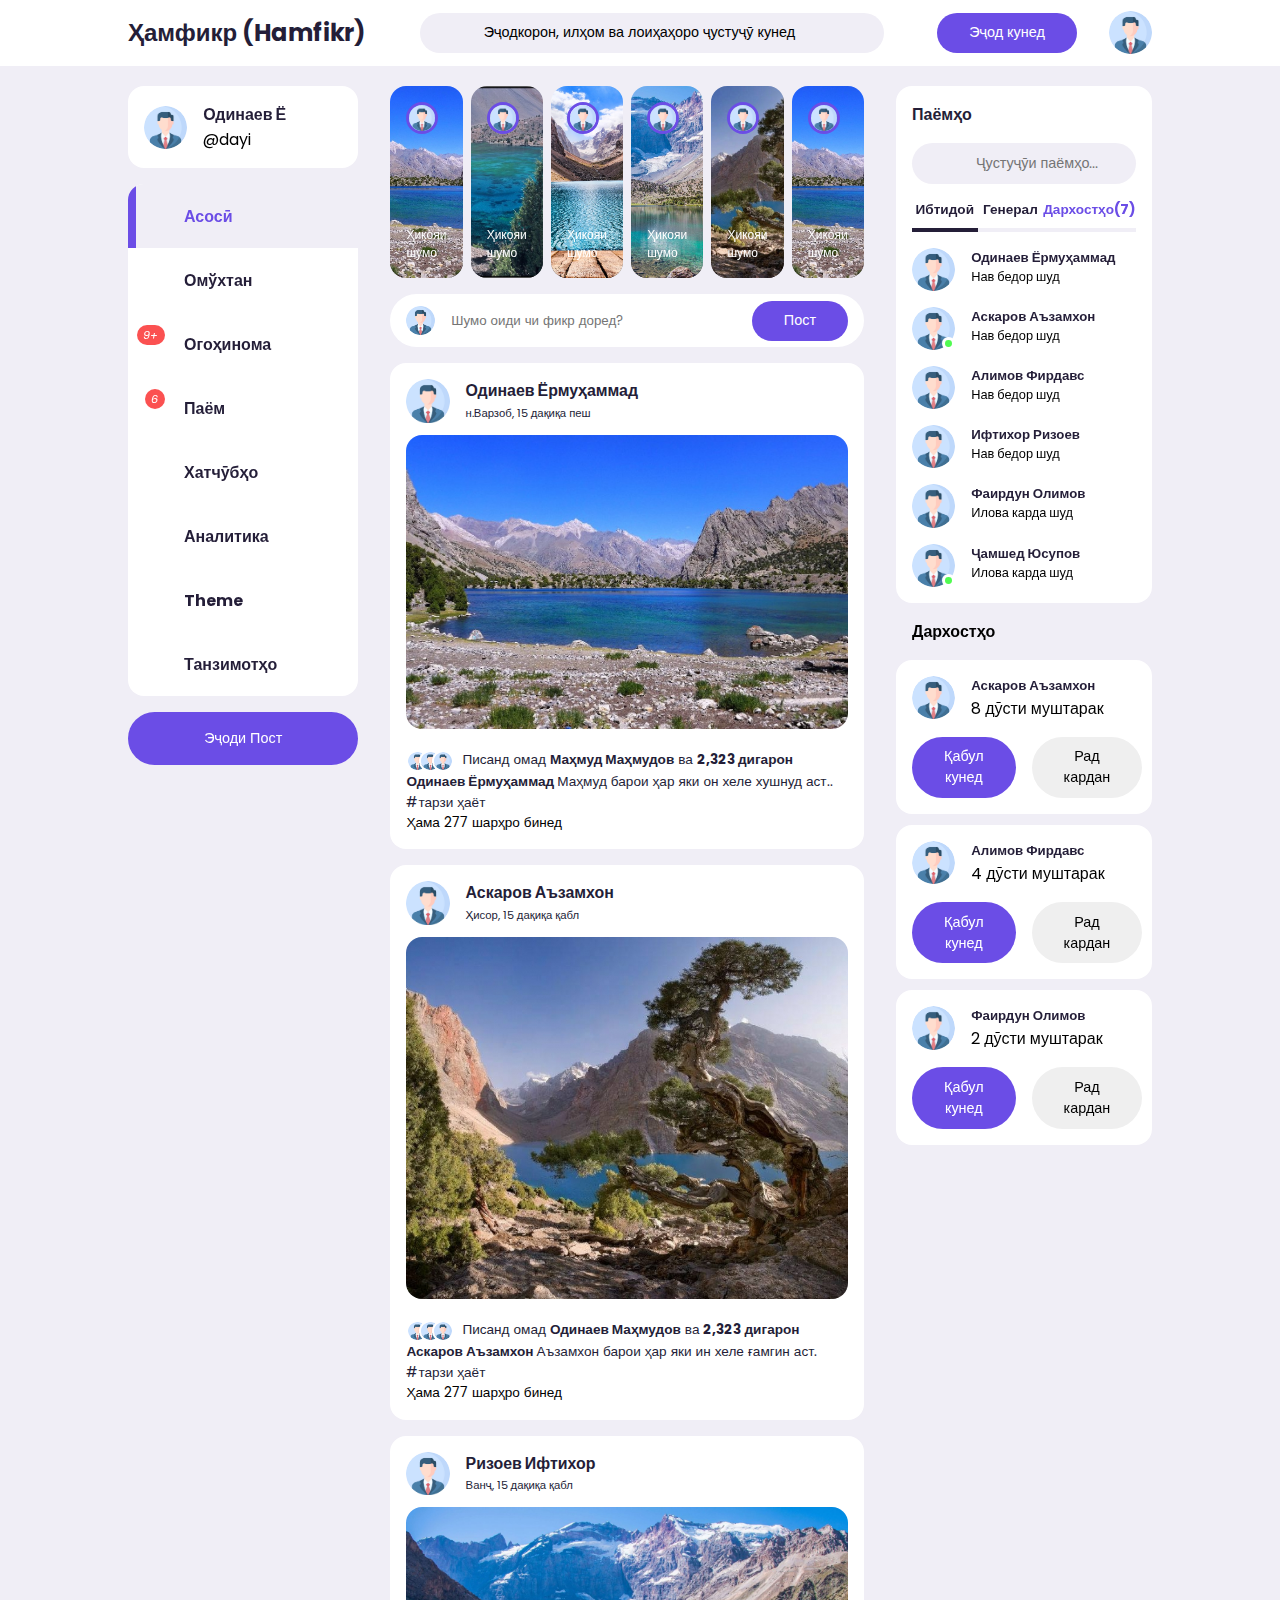
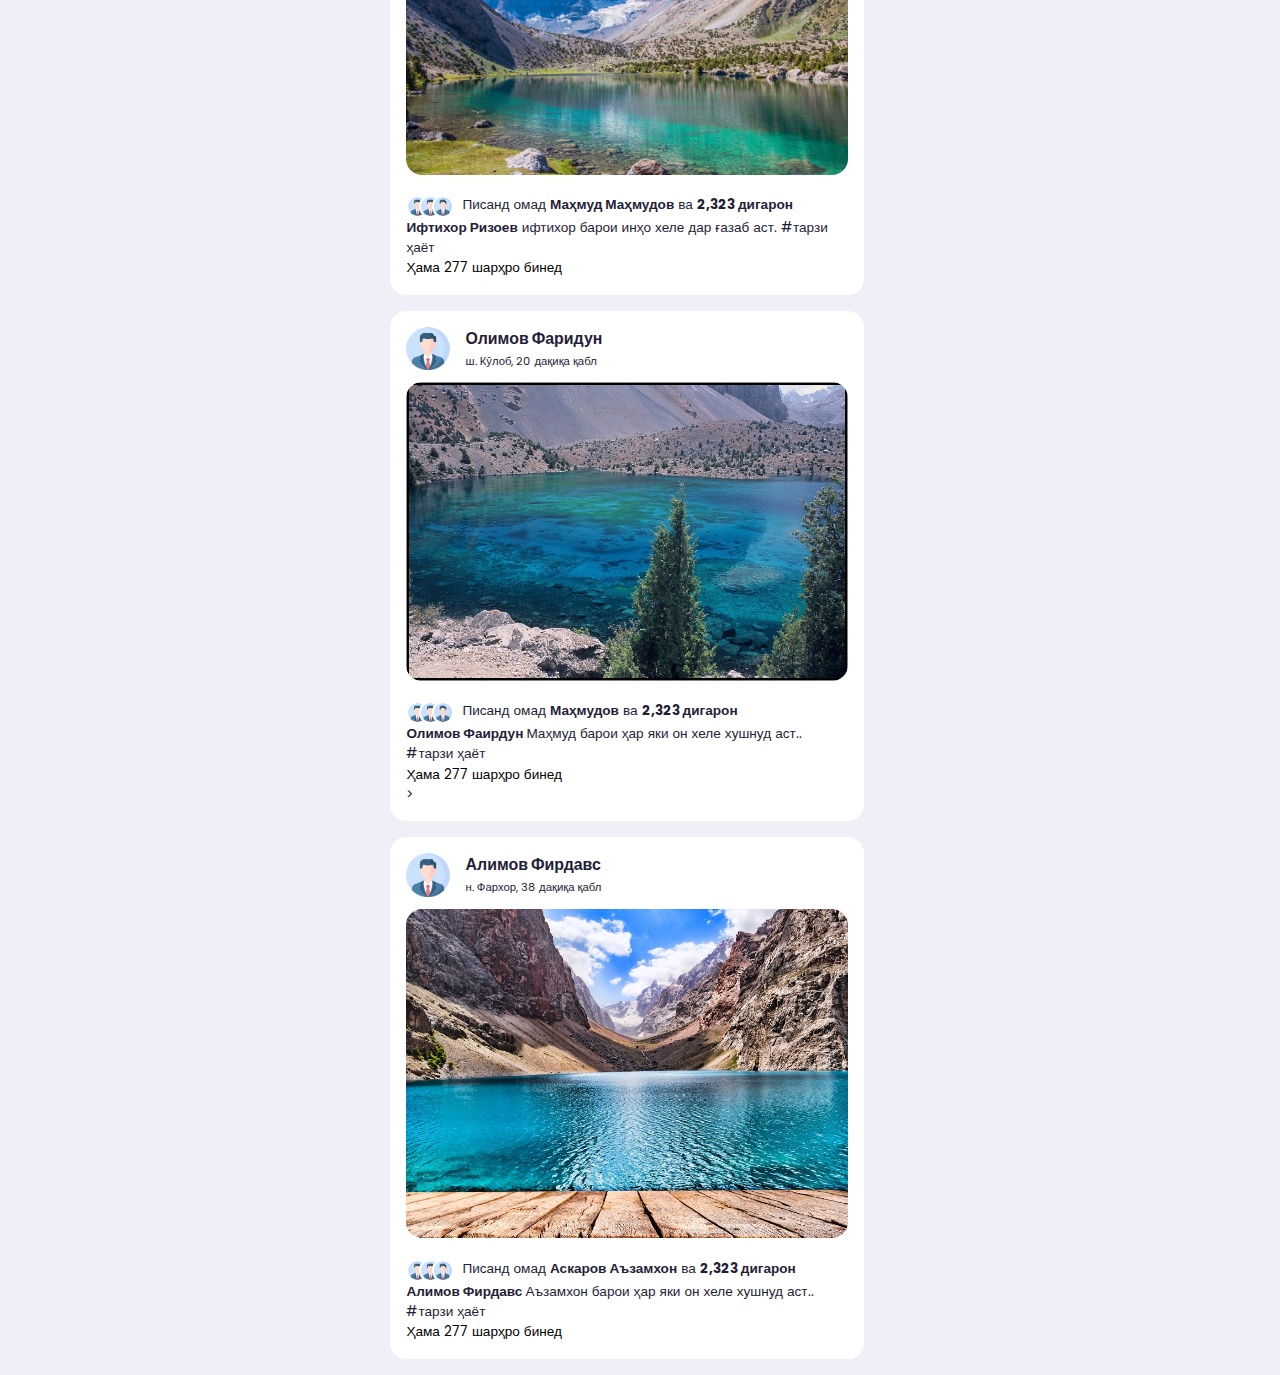
<file: index.html>
<!DOCTYPE html>
<html lang="en">
<head>
    <meta charset="UTF-8">
    <meta http-equiv="X-UA-Compatible" content="IE=edge">
    <meta name="viewport" content="width=device-width, initial-scale=1.0">
    <title>Сомонаи иҷтимоии тоҷик</title>
        <!------ICONSCOUT CON-->
        <link href="https://fonts.googleapis.com/css2?family=Open+Sans:ital,wght@0,300;0,400;0,500;1,300;1,400;1,500;1,600&family=Poppins:wght@300;400;500;600&display=swap" rel="stylesheet">
        <link rel="stylesheet" href="https://unicons.iconscout.com/release/v4.0.8/css/line.css">
    <!------stylesheet-->
    
    <link rel="stylesheet" href="./style.css">
</head>
<body>
    <nav>
        <div class="container nav-container" >
            <h2 class="log">
                Ҳамфикр (Hamfikr)
            </h2>
            <div class="search-bar">
                <i class="uil uil-search"></i>
                <input type="search" placeholder="Эҷодкорон, илҳом ва лоиҳаҳоро ҷустуҷӯ кунед">
            </div>
       
            <div class="create">
                <label class="btn btn-primary" for="create-post">Эҷод кунед</label>
                <div class="profile-photo">
                    <img src="./images/profile.png">
                </div>
            </div>
        </div>
    
    </nav>


<!------MAIN---------->
<main>
    <div class="container">
        <!------left---------->
        <div class="left">
            <a class="profile">
            <div class="profile-photo">
                  <img src="./images/profile.png" alt="">
            </div>
            <div class="handle">
                <h4>Одинаев Ё</h4>
                <p class="text-muted">
                    @dayi
                </p>
            </div>
        </a>     
        
        <!------sidebar---------->
        <div class="sidebar">
            <a class="menu-item active">
                <span><i class="uil uil-home"></i></span><h3>Асосӣ</h3>                
            </a>
            <a class="menu-item">
                <span><i class="uil uil-compass"></i></span><h3>Омўхтан</h3>               
            </a>
            <a class="menu-item" id="notification">
                <span><i class="uil uil-bell"><small class="notification-count">9+</small></i></span><h3>Огоҳинома</h3>
            
            
                <!------Notification popup---------->   
                <div class="notification-popup">
                    <div>
                        <div class="profile-photo">
                            <img src="./images/profile.png">
                        </div>
                        <div class="notification-body">
                            <b>Одинаев Маҳмуд</b> дархости дӯстӣ қабул карда шуд
                            <small class="text-muted">2 рӯз қабл</small>
                        </div>                               
                    </div>

                    <div>
                        <div class="profile-photo">
                            <img src="./images/profile.png">
                        </div>
                        <div class="notification-body">
                            <b>Аскаров Аъзамхон</b> дар бораи пости шумо шарҳ дод
                            <small class="text-muted">1 соат пеш</small>
                        </div>                               
                    </div>

                    <div>
                        <div class="profile-photo">
                            <img src="./images/profile.png">
                        </div>
                        <div class="notification-body">
                            <b>Ризоев Ифтихор</b> пости шумо писанд омад
                            <small class="text-muted">4 дақиқа қабл</small>
                        </div>                               
                    </div>

                    <div>
                        <div class="profile-photo">
                            <img src="./images/profile.png">
                        </div>
                        <div class="notification-body">
                            <b>Ҷӯраев Наби</b> дар бораи паёме, ки шумо дар он қайд кардаед, шарҳ дод
                            <small class="text-muted">2 руз пеш</small>
                        </div>                               
                    </div>

                    <div>
                        <div class="profile-photo">
                            <img src="./images/profile.png">
                        </div>
                        <div class="notification-body">
                            <b>Маҳмудов Маҳмуд</b> дар бораи паёме, ки шумо дар он қайд кардаед, шарҳ дод
                            <small class="text-muted">2 соат қабл</small>
                        </div>                               
                    </div>

                    <div>
                        <div class="profile-photo">
                            <img src="./images/profile.png">
                        </div>
                        <div class="notification-body">
                            <b>Кеке Бенҷамин</b> дар бораи пости шумо шарҳ дод
                            <small class="text-muted">3 соат пеш</small>
                        </div>                               
                    </div>


            </div>    
           


            <!------end Notification popup---------->   
            <a class="menu-item" id="message-notification">
                <span><i class="uil uil-envelope-alt"><small class="notification-count">6</small></i></span><h3>Паём</h3>               
            </a>
            <a class="menu-item">
                <span><i class="uil uil-bookmark"></i></span><h3>Хатчӯбҳо</h3>               
            </a>
            <a class="menu-item">
                <span><i class="uil uil-chart-line"></i></span><h3>Аналитика</h3>               
            </a>
            <a class="menu-item" id="theme">
                <span><i class="uil uil-palette"></i></span><h3>Theme</h3>               
            </a>
            <a class="menu-item">
                 <span><i class="uil uil-setting"></i></span><h3>Танзимотҳо</h3>         
            </a>       
           <!------end of sidebar--------->
            

        </div>
        <label for="create-post" class="btn btn-primary">Эҷоди Пост</label>
    </div>
 <!------end of left--------->

       <!------middle---------->
        <div class="middle">


             <!------Stories--------->
             <div class="stories">
                <div class="story">
                    <div class="profile-photo">
                        <img src="./images/profile.png">
                    </div>
                    <p class="name">Ҳикояи шумо</p>
                </div>
                <div class="story">
                    <div class="profile-photo">
                        <img src="./images/profile.png">
                    </div>
                    <p class="name">Ҳикояи шумо</p>
                </div>
                <div class="story">
                    <div class="profile-photo">
                        <img src="./images/profile.png">
                    </div>
                    <p class="name">Ҳикояи шумо</p>
                </div>
                <div class="story">
                    <div class="profile-photo">
                        <img src="./images/profile.png">
                    </div>
                    <p class="name">Ҳикояи шумо</p>
                </div>
                <div class="story">
                    <div class="profile-photo">
                        <img src="./images/profile.png">
                    </div>
                    <p class="name">Ҳикояи шумо</p>
                </div>
                <div class="story">
                    <div class="profile-photo">
                        <img src="./images/profile.png">
                    </div>
                    <p class="name">Ҳикояи шумо</p>
                </div>
             </div>

              <!------end of Stories--------->
              <form class="create-post">
                <div class="profile-photo">
                    <img src="./images/profile.png">
                </div>
                <input type="text" placeholder="Шумо оиди чи фикр доред?" id="create-post">
                <input type="submit" value="Пост" class="btn btn-primary">
              </form>


              <!------FEEDS--------->
              <div class="feeds">
                 <!------FEED 1--------->
                <div class="feed">
                    <div class="head">
                        <div class="user">
                            <div class="profile-photo">
                                <img src="./images/profile.png">
                            </div>
                            <div class="ingo">
                                <h3>Одинаев Ёрмуҳаммад</h3>
                                <small>н.Варзоб, 15 дақиқа пеш</small>
                            </div>
                            <span class="edit">
                                <i class="uil uil-ellipsis-h"></i>
                            </span>
                        </div>
                    </div>
                    
                    <div class="photo">
                        <img src="./images/Tojikiston2.jpeg">
                    </div>
                    <div class="action-buttons">
                        <div class="interaction-buttons">
                            <span><i class="uil uil-heart"></i></span>
                            <span><i class="uil uil-comment-alt-dots"></i></span>
                            <span><i class="uil uil-share-alt"></i></span>

                        </div>
                        <div class="bookmark">
                            <span><i class="uil uil-bookmark"></i></span>
                        </div>
                    </div>
                    <div class="liked-by">
                        <span><img src="./images/profile.png"></span>
                        <span><img src="./images/profile.png"></span>
                        <span><img src="./images/profile.png"></span>
                        <p> Писанд омад <b> Маҳмуд Маҳмудов</b> ва <b>2,323 дигарон</b></p>
                    </div>
                    <div class="caption">
                        <p><b>Одинаев Ёрмуҳаммад </b> Маҳмуд барои ҳар яки он хеле хушнуд аст.. <span class="harsh-tag">#тарзи ҳаёт</span></p>

                    </div>
                    <div class="comments text-muted">Ҳама 277 шарҳро бинед</div>
                </div>
                 <!------END OF FEED--------->

                  <!------FEED 2--------->
                <div class="feed">
                    <div class="head">
                        <div class="user">
                            <div class="profile-photo">
                                <img src="./images/profile.png">
                            </div>
                            <div class="ingo">
                                <h3>Аскаров Аъзамхон</h3>
                                <small>Ҳисор, 15 дақиқа қабл</small>
                            </div>
                            <span class="edit">
                                <i class="uil uil-ellipsis-h"></i>
                            </span>
                        </div>
                    </div>
                    
                    <div class="photo">
                        <img src="./images/Tojikiston1.jpeg">
                    </div>
                    <div class="action-buttons">
                        <div class="interaction-buttons">
                            <span><i class="uil uil-heart"></i></span>
                            <span><i class="uil uil-comment-alt-dots"></i></span>
                            <span><i class="uil uil-share-alt"></i></span>

                        </div>
                        <div class="bookmark">
                            <span><i class="uil uil-bookmark"></i></span>
                        </div>
                    </div>
                    <div class="liked-by">
                        <span><img src="./images/profile.png"></span>
                        <span><img src="./images/profile.png"></span>
                        <span><img src="./images/profile.png"></span>
                        <p> Писанд омад <b> Одинаев Маҳмудов</b> ва <b>2,323 дигарон</b></p>
                    </div>
                    <div class="caption">
                        <p><b>Аскаров Аъзамхон </b> Аъзамхон барои ҳар яки ин хеле ғамгин аст. <span class="harsh-tag">#тарзи ҳаёт</span></p>

                    </div>
                    <div class="comments text-muted">Ҳама 277 шарҳро бинед</div>
                </div>
                 <!------END OF FEED--------->

                  <!------FEED 3--------->
                <div class="feed">
                    <div class="head">
                        <div class="user">
                            <div class="profile-photo">
                                <img src="./images/profile.png">
                            </div>
                            <div class="ingo">
                                <h3>Ризоев Ифтихор</h3>
                                <small>Ванҷ, 15 дақиқа қабл</small>
                            </div>
                            <span class="edit">
                                <i class="uil uil-ellipsis-h"></i>
                            </span>
                        </div>
                    </div>
                    
                    <div class="photo">
                        <img src="./images/Tojikiston5.jpeg">
                    </div>
                    <div class="action-buttons">
                        <div class="interaction-buttons">
                            <span><i class="uil uil-heart"></i></span>
                            <span><i class="uil uil-comment-alt-dots"></i></span>
                            <span><i class="uil uil-share-alt"></i></span>

                        </div>
                        <div class="bookmark">
                            <span><i class="uil uil-bookmark"></i></span>
                        </div>
                    </div>
                    <div class="liked-by">
                        <span><img src="./images/profile.png"></span>
                        <span><img src="./images/profile.png"></span>
                        <span><img src="./images/profile.png"></span>
                        <p> Писанд омад <b> Маҳмуд Маҳмудов</b> ва <b>2,323 дигарон</b></p>
                    </div>
                    <div class="caption">
                        <p><b>Ифтихор Ризоев</b> ифтихор барои инҳо хеле дар ғазаб аст. <span class="harsh-tag">#тарзи ҳаёт</span></p>

                    </div>
                    <div class="comments text-muted">Ҳама 277 шарҳро бинед</div>
                </div>
                 <!------END OF FEED--------->

                  <!------FEED 4--------->
                <div class="feed">
                    <div class="head">
                        <div class="user">
                            <div class="profile-photo">
                                <img src="./images/profile.png">
                            </div>
                            <div class="ingo">
                                <h3>Олимов Фаридун</h3>
                                <small>ш. Кӯлоб, 20 дақиқа қабл</small>
                            </div>
                            <span class="edit">
                                <i class="uil uil-ellipsis-h"></i>
                            </span>
                        </div>
                    </div>
                    
                    <div class="photo">
                        <img src="./images/Tojikiston3.jpeg">
                    </div>
                    <div class="action-buttons">
                        <div class="interaction-buttons">
                            <span><i class="uil uil-heart"></i></span>
                            <span><i class="uil uil-comment-alt-dots"></i></span>
                            <span><i class="uil uil-share-alt"></i></span>

                        </div>
                        <div class="bookmark">
                            <span><i class="uil uil-bookmark"></i></span>
                        </div>
                    </div>
                    <div class="liked-by">
                        <span><img src="./images/profile.png"></span>
                        <span><img src="./images/profile.png"></span>
                        <span><img src="./images/profile.png"></span>
                        <p> Писанд омад <b> Маҳмудов</b> ва <b>2,323 дигарон</b></p>
                    </div>
                    <div class="caption">
                        <p><b>Олимов Фаирдун </b> Маҳмуд барои ҳар яки он хеле хушнуд аст.. <span class="harsh-tag">#тарзи ҳаёт</span></p>

                    </div>
                    <div class="comments text-muted">Ҳама 277 шарҳро бинед</div>>
                </div>
                 <!------END OF FEED--------->

                 <!------FEED 5--------->
                <div class="feed">
                    <div class="head">
                        <div class="user">
                            <div class="profile-photo">
                                <img src="./images/profile.png">
                            </div>
                            <div class="ingo">
                                <h3>Алимов Фирдавс</h3>
                                <small>н. Фархор, 38 дақиқа қабл</small>
                            </div>
                            <span class="edit">
                                <i class="uil uil-ellipsis-h"></i>
                            </span>
                        </div>
                    </div>
                    
                    <div class="photo">
                        <img src="./images/Tojikiston4.jpeg">
                    </div>
                    <div class="action-buttons">
                        <div class="interaction-buttons">
                            <span><i class="uil uil-heart"></i></span>
                            <span><i class="uil uil-comment-alt-dots"></i></span>
                            <span><i class="uil uil-share-alt"></i></span>

                        </div>
                        <div class="bookmark">
                            <span><i class="uil uil-bookmark"></i></span>
                        </div>
                    </div>
                    <div class="liked-by">
                        <span><img src="./images/profile.png"></span>
                        <span><img src="./images/profile.png"></span>
                        <span><img src="./images/profile.png"></span>
                        <p> Писанд омад <b> Аскаров Аъзамхон</b> ва <b>2,323 дигарон</b></p>
                    </div>
                    <div class="caption">
                        <p><b>Алимов Фирдавс </b> Аъзамхон барои ҳар яки он хеле хушнуд аст.. <span class="harsh-tag">#тарзи ҳаёт</span></p>

                    </div>
                    <div class="comments text-muted">Ҳама 277 шарҳро бинед</div>
                </div>
                 <!------END OF FEED--------->
              </div>
              <!------END OF FEEDS--------->
        </div>
        <!------right---------->
        <div class="right">
            <div class="messages">
                <div class="heading">
                    <h4>Паёмҳо</h4><i class="uil uil-edit"></i>
                </div>
                <!------search bar---------->
                <div class="search-bar">
                    <i class="uil uil-search"></i>
                    <input type="search" placeholder="Ҷустуҷӯи паёмҳо..." id="message-search">
                </div>
                <!------Messages category---------->
                <div class="category">
                    <h6 class="active">Ибтидоӣ</h6>
                    <h6>Генерал</h6>
                    <h6 class="message-requests">Дархостҳо(7)</h6>
                </div>
                 <!------Message---------->
                 <div class="message">
                    <div class="profile-photo">
                        <img src="./images/profile.png">
                    </div>
                    <div class="message-body">
                        <h5>Одинаев Ёрмуҳаммад</h5>
                        <p class="text-muted">Нав бедор шуд</p>
                    </div>
                 </div>

                 <!------Message---------->
                 <div class="message">
                    <div class="profile-photo active">
                        <img src="./images/profile.png">
                        <div  class="active"></div>
                    </div>
                    <div class="message-body">
                        <h5>Аскаров Аъзамхон</h5>
                        <p class="text-muted">Нав бедор шуд</p>
                    </div>
                 </div>

                 <!------Message---------->
                 <div class="message">
                    <div class="profile-photo">
                        <img src="./images/profile.png">
                    </div>
                    <div class="message-body">
                        <h5>Алимов Фирдавс</h5>
                        <p class="text-muted">Нав бедор шуд</p>
                    </div>
                 </div>

                 <!------Message---------->
                 <div class="message">
                    <div class="profile-photo">
                        <img src="./images/profile.png">
                    </div>
                    <div class="message-body">
                        <h5>Ифтихор Ризоев</h5>
                        <p class="text-muted">Нав бедор шуд</p>
                    </div>
                 </div>

                 <!------Message---------->
                 <div class="message">
                    <div class="profile-photo">
                        <img src="./images/profile.png">
                    </div>
                    <div class="message-body">
                        <h5>Фаирдун Олимов</h5>
                        <p class="text-muted">Илова карда шуд</p>
                    </div>
                 </div>

                 <!------Message---------->
                 <div class="message">
                    <div class="profile-photo">
                        <img src="./images/profile.png">
                        <div  class="active"></div>
                    </div>
                    <div class="message-body">
                        <h5>Ҷамшед Юсупов</h5>
                        <p class="text-muted">Илова карда шуд</p>
                    </div>
                 </div>

            </div>
             <!------End of Message---------->

             <!------Friend request---------->
             <div class="friend-requests">
                <h4>Дархостҳо</h4>
                <div class="request">
                    <div class="info">
                        <div class="profile-photo">
                            <img src="./images/profile.png">
                        </div>
                        <div>
                            <h5>Аскаров Аъзамхон</h5>
                            <p class="text-muted">
                                8 дӯсти муштарак
                            </p>                            
                        </div>
                    </div>
                    <div class="action">
                        <button class="btn btn-primary">
                            Қабул кунед
                        </button>
                        <button class="btn">
                            Рад кардан
                        </button>                               
                    </div>
                </div>

                
                <div class="request">
                    <div class="info">
                        <div class="profile-photo">
                            <img src="./images/profile.png">
                        </div>
                        <div>
                            <h5>Алимов Фирдавс</h5>
                            <p class="text-muted">
                                4 дӯсти муштарак
                            </p>                            
                        </div>
                    </div>
                    <div class="action">
                        <button class="btn btn-primary">
                            Қабул кунед
                        </button>
                        <button class="btn">
                            Рад кардан
                        </button>                               
                    </div>
                </div>

                <div class="request">
                    <div class="info">
                        <div class="profile-photo">
                            <img src="./images/profile.png">
                        </div>
                        <div>
                            <h5>Фаирдун Олимов</h5>
                            <p class="text-muted">
                                2 дӯсти муштарак
                            </p>                            
                        </div>
                    </div>
                    <div class="action">
                        <button class="btn btn-primary">
                            Қабул кунед
                        </button>
                        <button class="btn">
                            Рад кардан
                        </button>                               
                    </div>
                </div>

             </div>
        </div>
    </div>   
     <!------END OF Right---------->   
</div>
</main>

 <!------THEME CUSTOMIZATION--------->
 <div class="customize-theme">
    <div class="card">
        <h2>Намоиши худро танзим кунед</h2>
        <p class="text-muted">Андозаи шрифт, ранг ва заминаи худро идора кунед</p>

        <!------font sizes--------->
        <div class="font-size">
            <h4>Андозаи ҳуруфт(шрифт)</h4>
            <div>
                <h6>Aa</h6>
                <div class="choose-size">
                    <span class="font size-1"></span>
                    <span class="font size-2 active"></span>
                    <span class="font size-3"></span>
                    <span class="font size-4"></span>
                    <span class="font size-5"></span>
                </div>
                <h3>Aa</h3>
            </div>
        </div>

        <!------PRYMARY COLOR-------->
        <div class="color">
            <h4>Ранг</h4>
            <div class="choose-color">
                <span class="color-1 active"></span>
                <span class="color-2"></span>
                <span class="color-3"></span>
                <span class="color-4"></span>
                <span class="color-5"></span>
            </div>
        </div>

        <!------BACKGROUND COLORS-------->
        <div class="background">
            <h4>Замина</h4>
            <div class="choose-bg">
                <div class="bg-1 active">
                    <span></span>
                    <h5 for="bg-1">Нур</h5>
                </div>
                <div class="bg-2">
                    <span></span>
                    <h5>Дим</h5>
                </div>
                <div class="bg-3">
                    <span></span>
                    <h5 for="bg-3">Чароғҳо хомӯш</h5>
                </div>
            </div>
        </div>
    </div>
 </div>
    <script src="./index.js"></script>
</body>
</html>
</file>
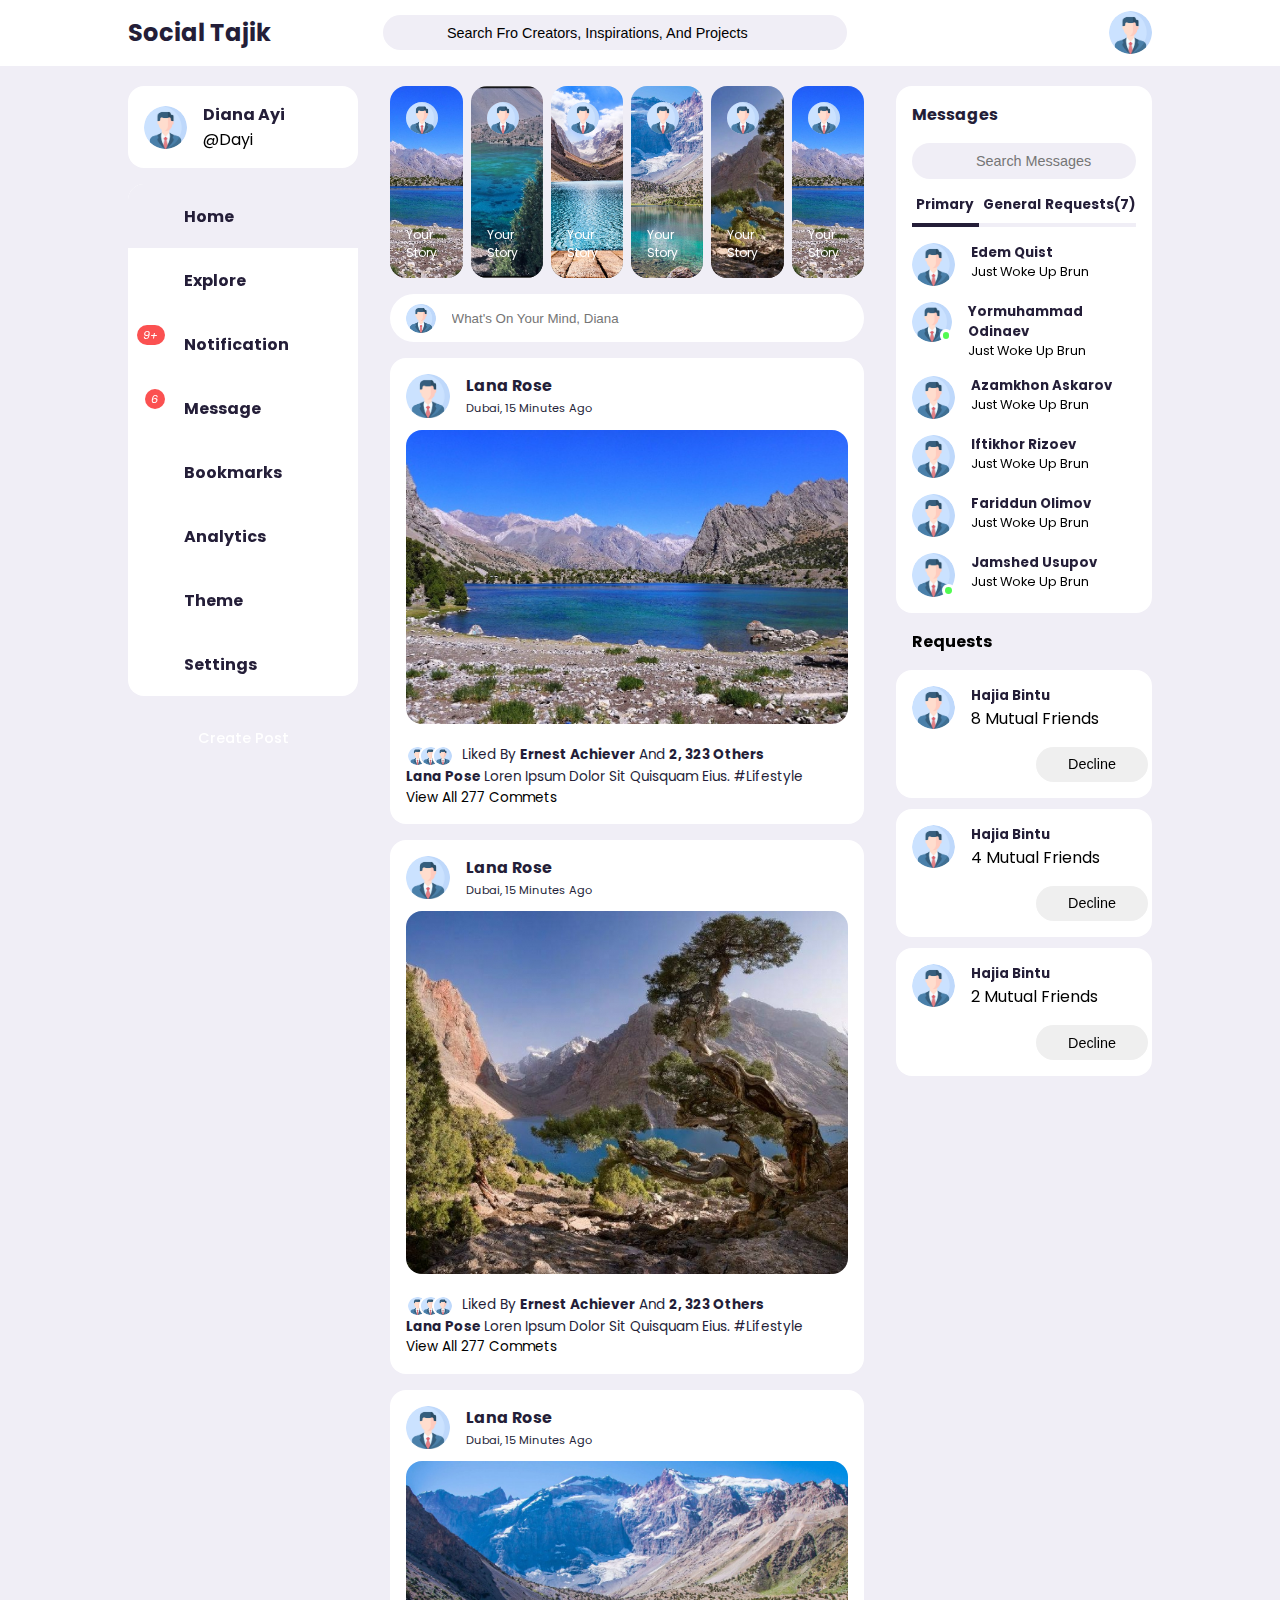
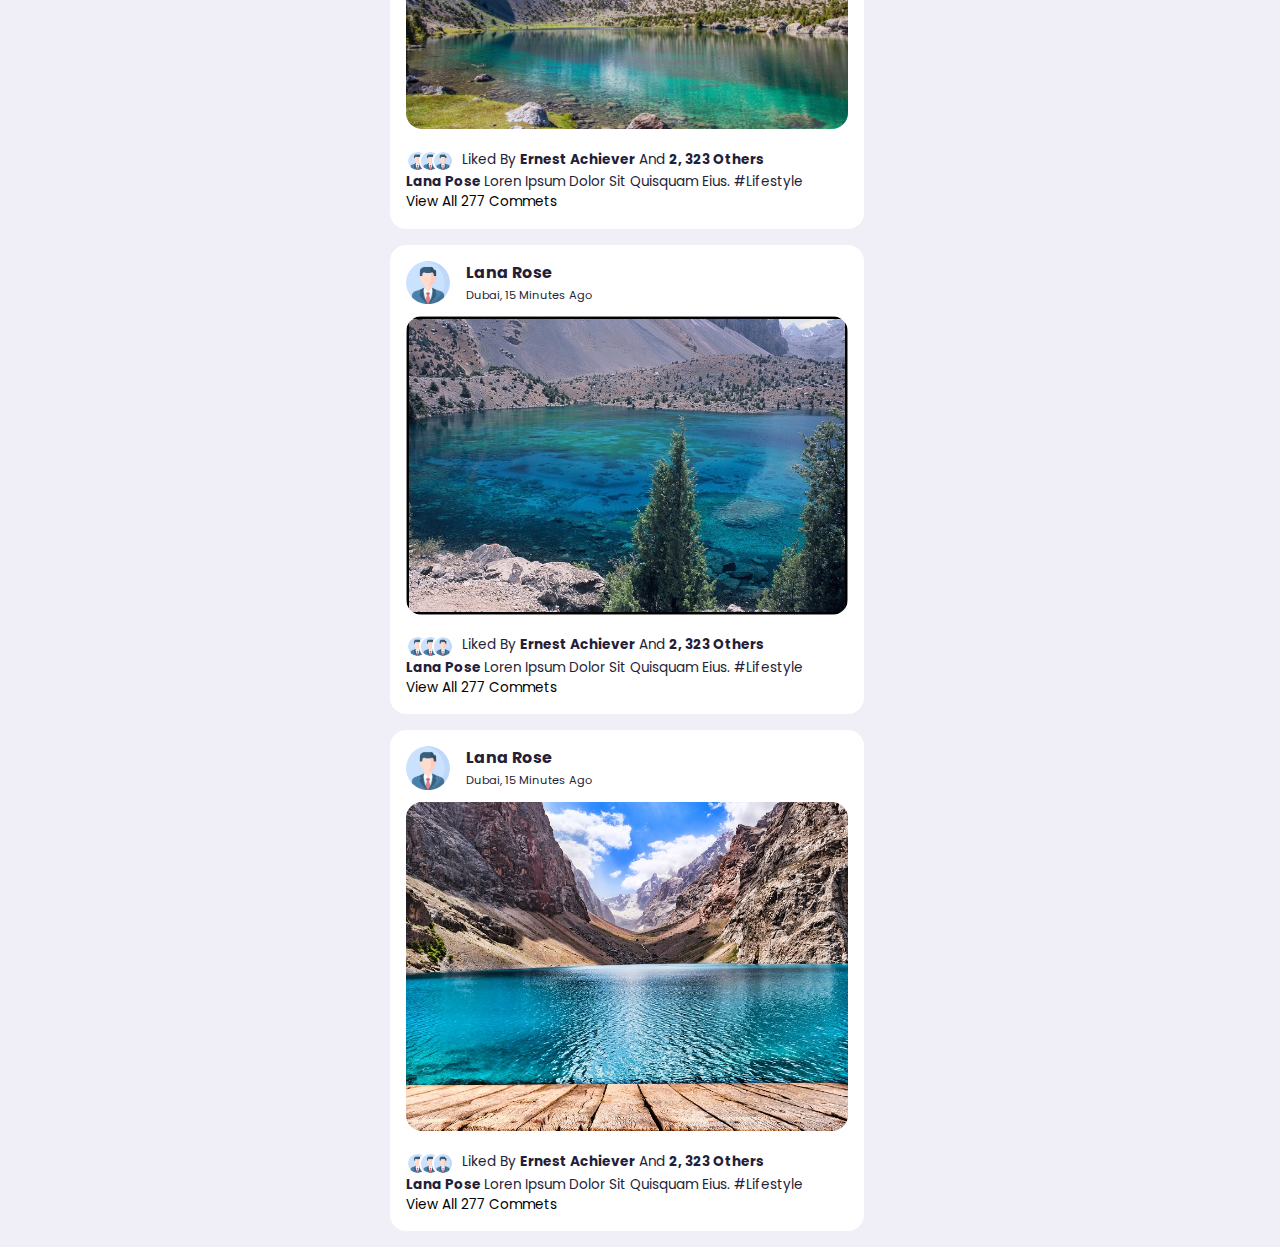
<file: Новая папка/index.html>
<!DOCTYPE html>
<html lang="en">
<head>
    <meta charset="UTF-8">
    <meta http-equiv="X-UA-Compatible" content="IE=edge">
    <meta name="viewport" content="width=device-width, initial-scale=1.0">
    <title>Social tajik</title>
        <!------ICONSCOUT CON-->
        <link rel="stylesheet" href="https://unicons.iconscout.com/release/v4.0.8/css/line.css">
    <!------stylesheet-->
    <link rel="stylesheet" href="./style.css">
</head>
<body>
    <nav>
        <div class="container nav-container" >
            <h2 class="log">
                Social Tajik
            </h2>
            <div class="search-bar">
                <i class="uil uil-search"></i>
                <input type="search" placeholder="Search fro creators, inspirations, and projects">
            </div>
       
            <div class="create">
                <label class="btn btn-primary" for="create-post">Create</label>
                <div class="profile-photo">
                    <img src="./images/profile.png">
                </div>
            </div>
        </div>
    
    </nav>


<!------MAIN---------->
<main>
    <div class="container">
        <!------left---------->
        <div class="left">
            <a class="profile">
            <div class="profile-photo">
                  <img src="./images/profile.png" alt="">
            </div>
            <div class="handle">
                <h4>Diana Ayi</h4>
                <p class="text-muted">
                    @dayi
                </p>
            </div>
        </a>     
        
        <!------sidebar---------->
        <div class="sidebar">
            <a class="menu-item active">
                <span><i class="uil uil-home"></i></span><h3>Home</h3>                
            </a>
            <a class="menu-item">
                <span><i class="uil uil-compass"></i></span><h3>Explore</h3>               
            </a>
            <a class="menu-item" id="notification">
                <span><i class="uil uil-bell"><small class="notification-count">9+</small></i></span><h3>Notification</h3>
            
            
                <!------Notification popup---------->   
                <div class="notification-popup">
                    <div>
                        <div class="profile-photo">
                            <img src="./images/profile.png">
                        </div>
                        <div class="notification-body">
                            <b>Keke Benjamin</b> accepted friend request
                            <small class="text-muted">2 days ago</small>
                        </div>                               
                    </div>

                    <div>
                        <div class="profile-photo">
                            <img src="./images/profile.png">
                        </div>
                        <div class="notification-body">
                            <b>Askarov Azamkhon</b> commented on pour post
                            <small class="text-muted">1 hour ago</small>
                        </div>                               
                    </div>

                    <div>
                        <div class="profile-photo">
                            <img src="./images/profile.png">
                        </div>
                        <div class="notification-body">
                            <b>Rispev Iftikhor</b> liked your post
                            <small class="text-muted">4 minute ago</small>
                        </div>                               
                    </div>

                    <div>
                        <div class="profile-photo">
                            <img src="./images/profile.png">
                        </div>
                        <div class="notification-body">
                            <b>Juraev Nabi</b> commented on a post you are tagged in
                            <small class="text-muted">2 days ago</small>
                        </div>                               
                    </div>

                    <div>
                        <div class="profile-photo">
                            <img src="./images/profile.png">
                        </div>
                        <div class="notification-body">
                            <b>Keke Benjamin</b> commented on a post you are tagged in
                            <small class="text-muted">2 hour ago</small>
                        </div>                               
                    </div>

                    <div>
                        <div class="profile-photo">
                            <img src="./images/profile.png">
                        </div>
                        <div class="notification-body">
                            <b>Keke Benjamin</b> commented on pour post
                            <small class="text-muted">3 hour ago</small>
                        </div>                               
                    </div>


            </div>    
           


            <!------end Notification popup---------->   
            <a class="menu-item" id="message-notification">
                <span><i class="uil uil-envelope-alt"><small class="notification-count">6</small></i></span><h3>Message</h3>               
            </a>
            <a class="menu-item">
                <span><i class="uil uil-bookmark"></i></span><h3>Bookmarks</h3>               
            </a>
            <a class="menu-item">
                <span><i class="uil uil-chart-line"></i></span><h3>Analytics</h3>               
            </a>
            <a class="menu-item" id="theme">
                <span><i class="uil uil-palette"></i></span><h3>Theme</h3>               
            </a>
            <a class="menu-item">
                 <span><i class="uil uil-setting"></i></span><h3>Settings</h3>         
            </a>       
           <!------end of sidebar--------->
            

        </div>
        <label for="create-post" class="btn btn-primary">Create Post</label>
    </div>
 <!------end of left--------->

       <!------middle---------->
        <div class="middle">


             <!------Stories--------->
             <div class="stories">
                <div class="story">
                    <div class="profile-photo">
                        <img src="./images/profile.png">
                    </div>
                    <p class="name">Your story</p>
                </div>
                <div class="story">
                    <div class="profile-photo">
                        <img src="./images/profile.png">
                    </div>
                    <p class="name">Your story</p>
                </div>
                <div class="story">
                    <div class="profile-photo">
                        <img src="./images/profile.png">
                    </div>
                    <p class="name">Your story</p>
                </div>
                <div class="story">
                    <div class="profile-photo">
                        <img src="./images/profile.png">
                    </div>
                    <p class="name">Your story</p>
                </div>
                <div class="story">
                    <div class="profile-photo">
                        <img src="./images/profile.png">
                    </div>
                    <p class="name">Your story</p>
                </div>
                <div class="story">
                    <div class="profile-photo">
                        <img src="./images/profile.png">
                    </div>
                    <p class="name">Your story</p>
                </div>
             </div>

              <!------end of Stories--------->
              <form class="create-post">
                <div class="profile-photo">
                    <img src="./images/profile.png">
                </div>
                <input type="text" placeholder="What's on your mind, Diana" id="create-post">
                <input type="submit" value="Post" class="btn btn-primary">
              </form>


              <!------FEEDS--------->
              <div class="feeds">
                 <!------FEED 1--------->
                <div class="feed">
                    <div class="head">
                        <div class="user">
                            <div class="profile-photo">
                                <img src="./images/profile.png">
                            </div>
                            <div class="ingo">
                                <h3>Lana Rose</h3>
                                <small>Dubai, 15 minutes ago</small>
                            </div>
                            <span class="edit">
                                <i class="uil uil-ellipsis-h"></i>
                            </span>
                        </div>
                    </div>
                    
                    <div class="photo">
                        <img src="./images/Tojikiston2.jpeg">
                    </div>
                    <div class="action-buttons">
                        <div class="interaction-buttons">
                            <span><i class="uil uil-heart"></i></span>
                            <span><i class="uil uil-comment-alt-dots"></i></span>
                            <span><i class="uil uil-share-alt"></i></span>

                        </div>
                        <div class="bookmark">
                            <span><i class="uil uil-bookmark"></i></span>
                        </div>
                    </div>
                    <div class="liked-by">
                        <span><img src="./images/profile.png"></span>
                        <span><img src="./images/profile.png"></span>
                        <span><img src="./images/profile.png"></span>
                        <p> liked by <b> Ernest Achiever</b> and <b>2, 323 others</b></p>
                    </div>
                    <div class="caption">
                        <p><b>Lana Pose </b> Loren ipsum dolor sit quisquam eius. <span class="harsh-tag">#lifestyle</span></p>

                    </div>
                    <div class="comments text-muted">View all 277 commets</div>
                </div>
                 <!------END OF FEED--------->

                  <!------FEED 2--------->
                <div class="feed">
                    <div class="head">
                        <div class="user">
                            <div class="profile-photo">
                                <img src="./images/profile.png">
                            </div>
                            <div class="ingo">
                                <h3>Lana Rose</h3>
                                <small>Dubai, 15 minutes ago</small>
                            </div>
                            <span class="edit">
                                <i class="uil uil-ellipsis-h"></i>
                            </span>
                        </div>
                    </div>
                    
                    <div class="photo">
                        <img src="./images/Tojikiston1.jpeg">
                    </div>
                    <div class="action-buttons">
                        <div class="interaction-buttons">
                            <span><i class="uil uil-heart"></i></span>
                            <span><i class="uil uil-comment-alt-dots"></i></span>
                            <span><i class="uil uil-share-alt"></i></span>

                        </div>
                        <div class="bookmark">
                            <span><i class="uil uil-bookmark"></i></span>
                        </div>
                    </div>
                    <div class="liked-by">
                        <span><img src="./images/profile.png"></span>
                        <span><img src="./images/profile.png"></span>
                        <span><img src="./images/profile.png"></span>
                        <p> liked by <b> Ernest Achiever</b> and <b>2, 323 others</b></p>
                    </div>
                    <div class="caption">
                        <p><b>Lana Pose </b> Loren ipsum dolor sit quisquam eius. <span class="harsh-tag">#lifestyle</span></p>

                    </div>
                    <div class="comments text-muted">View all 277 commets</div>
                </div>
                 <!------END OF FEED--------->

                  <!------FEED 3--------->
                <div class="feed">
                    <div class="head">
                        <div class="user">
                            <div class="profile-photo">
                                <img src="./images/profile.png">
                            </div>
                            <div class="ingo">
                                <h3>Lana Rose</h3>
                                <small>Dubai, 15 minutes ago</small>
                            </div>
                            <span class="edit">
                                <i class="uil uil-ellipsis-h"></i>
                            </span>
                        </div>
                    </div>
                    
                    <div class="photo">
                        <img src="./images/Tojikiston5.jpeg">
                    </div>
                    <div class="action-buttons">
                        <div class="interaction-buttons">
                            <span><i class="uil uil-heart"></i></span>
                            <span><i class="uil uil-comment-alt-dots"></i></span>
                            <span><i class="uil uil-share-alt"></i></span>

                        </div>
                        <div class="bookmark">
                            <span><i class="uil uil-bookmark"></i></span>
                        </div>
                    </div>
                    <div class="liked-by">
                        <span><img src="./images/profile.png"></span>
                        <span><img src="./images/profile.png"></span>
                        <span><img src="./images/profile.png"></span>
                        <p> liked by <b> Ernest Achiever</b> and <b>2, 323 others</b></p>
                    </div>
                    <div class="caption">
                        <p><b>Lana Pose </b> Loren ipsum dolor sit quisquam eius. <span class="harsh-tag">#lifestyle</span></p>

                    </div>
                    <div class="comments text-muted">View all 277 commets</div>
                </div>
                 <!------END OF FEED--------->

                  <!------FEED 4--------->
                <div class="feed">
                    <div class="head">
                        <div class="user">
                            <div class="profile-photo">
                                <img src="./images/profile.png">
                            </div>
                            <div class="ingo">
                                <h3>Lana Rose</h3>
                                <small>Dubai, 15 minutes ago</small>
                            </div>
                            <span class="edit">
                                <i class="uil uil-ellipsis-h"></i>
                            </span>
                        </div>
                    </div>
                    
                    <div class="photo">
                        <img src="./images/Tojikiston3.jpeg">
                    </div>
                    <div class="action-buttons">
                        <div class="interaction-buttons">
                            <span><i class="uil uil-heart"></i></span>
                            <span><i class="uil uil-comment-alt-dots"></i></span>
                            <span><i class="uil uil-share-alt"></i></span>

                        </div>
                        <div class="bookmark">
                            <span><i class="uil uil-bookmark"></i></span>
                        </div>
                    </div>
                    <div class="liked-by">
                        <span><img src="./images/profile.png"></span>
                        <span><img src="./images/profile.png"></span>
                        <span><img src="./images/profile.png"></span>
                        <p> liked by <b> Ernest Achiever</b> and <b>2, 323 others</b></p>
                    </div>
                    <div class="caption">
                        <p><b>Lana Pose </b> Loren ipsum dolor sit quisquam eius. <span class="harsh-tag">#lifestyle</span></p>

                    </div>
                    <div class="comments text-muted">View all 277 commets</div>
                </div>
                 <!------END OF FEED--------->

                 <!------FEED 5--------->
                <div class="feed">
                    <div class="head">
                        <div class="user">
                            <div class="profile-photo">
                                <img src="./images/profile.png">
                            </div>
                            <div class="ingo">
                                <h3>Lana Rose</h3>
                                <small>Dubai, 15 minutes ago</small>
                            </div>
                            <span class="edit">
                                <i class="uil uil-ellipsis-h"></i>
                            </span>
                        </div>
                    </div>
                    
                    <div class="photo">
                        <img src="./images/Tojikiston4.jpeg">
                    </div>
                    <div class="action-buttons">
                        <div class="interaction-buttons">
                            <span><i class="uil uil-heart"></i></span>
                            <span><i class="uil uil-comment-alt-dots"></i></span>
                            <span><i class="uil uil-share-alt"></i></span>

                        </div>
                        <div class="bookmark">
                            <span><i class="uil uil-bookmark"></i></span>
                        </div>
                    </div>
                    <div class="liked-by">
                        <span><img src="./images/profile.png"></span>
                        <span><img src="./images/profile.png"></span>
                        <span><img src="./images/profile.png"></span>
                        <p> liked by <b> Ernest Achiever</b> and <b>2, 323 others</b></p>
                    </div>
                    <div class="caption">
                        <p><b>Lana Pose </b> Loren ipsum dolor sit quisquam eius. <span class="harsh-tag">#lifestyle</span></p>

                    </div>
                    <div class="comments text-muted">View all 277 commets</div>
                </div>
                 <!------END OF FEED--------->
              </div>
              <!------END OF FEEDS--------->
        </div>
        <!------right---------->
        <div class="right">
            <div class="messages">
                <div class="heading">
                    <h4>Messages</h4><i class="uil uil-edit"></i>
                </div>
                <!------search bar---------->
                <div class="search-bar">
                    <i class="uil uil-search"></i>
                    <input type="search" placeholder="Search messages" id="message-search">
                </div>
                <!------Messages category---------->
                <div class="category">
                    <h6 class="active">Primary</h6>
                    <h6>General</h6>
                    <h6 class="message-requests">Requests(7)</h6>
                </div>
                 <!------Message---------->
                 <div class="message">
                    <div class="profile-photo">
                        <img src="./images/profile.png">
                    </div>
                    <div class="message-body">
                        <h5>Edem Quist</h5>
                        <p class="text-muted">Just woke up brun</p>
                    </div>
                 </div>

                 <!------Message---------->
                 <div class="message">
                    <div class="profile-photo active">
                        <img src="./images/profile.png">
                        <div  class="active"></div>
                    </div>
                    <div class="message-body">
                        <h5>Yormuhammad Odinaev</h5>
                        <p class="text-muted">Just woke up brun</p>
                    </div>
                 </div>

                 <!------Message---------->
                 <div class="message">
                    <div class="profile-photo">
                        <img src="./images/profile.png">
                    </div>
                    <div class="message-body">
                        <h5>Azamkhon Askarov</h5>
                        <p class="text-muted">Just woke up brun</p>
                    </div>
                 </div>

                 <!------Message---------->
                 <div class="message">
                    <div class="profile-photo">
                        <img src="./images/profile.png">
                    </div>
                    <div class="message-body">
                        <h5>Iftikhor Rizoev</h5>
                        <p class="text-muted">Just woke up brun</p>
                    </div>
                 </div>

                 <!------Message---------->
                 <div class="message">
                    <div class="profile-photo">
                        <img src="./images/profile.png">
                    </div>
                    <div class="message-body">
                        <h5>Fariddun Olimov</h5>
                        <p class="text-muted">Just woke up brun</p>
                    </div>
                 </div>

                 <!------Message---------->
                 <div class="message">
                    <div class="profile-photo">
                        <img src="./images/profile.png">
                        <div  class="active"></div>
                    </div>
                    <div class="message-body">
                        <h5>Jamshed Usupov</h5>
                        <p class="text-muted">Just woke up brun</p>
                    </div>
                 </div>

            </div>
             <!------End of Message---------->

             <!------Friend request---------->
             <div class="friend-requests">
                <h4>Requests</h4>
                <div class="request">
                    <div class="info">
                        <div class="profile-photo">
                            <img src="./images/profile.png">
                        </div>
                        <div>
                            <h5>hajia Bintu</h5>
                            <p class="text-muted">
                                8 mutual friends
                            </p>                            
                        </div>
                    </div>
                    <div class="action">
                        <button class="btn btn-primary">
                            Accept
                        </button>
                        <button class="btn">
                            Decline
                        </button>                               
                    </div>
                </div>

                
                <div class="request">
                    <div class="info">
                        <div class="profile-photo">
                            <img src="./images/profile.png">
                        </div>
                        <div>
                            <h5>hajia Bintu</h5>
                            <p class="text-muted">
                                4 mutual friends
                            </p>                            
                        </div>
                    </div>
                    <div class="action">
                        <button class="btn btn-primary">
                            Accept
                        </button>
                        <button class="btn">
                            Decline
                        </button>                               
                    </div>
                </div>

                <div class="request">
                    <div class="info">
                        <div class="profile-photo">
                            <img src="./images/profile.png">
                        </div>
                        <div>
                            <h5>hajia Bintu</h5>
                            <p class="text-muted">
                                2 mutual friends
                            </p>                            
                        </div>
                    </div>
                    <div class="action">
                        <button class="btn btn-primary">
                            Accept
                        </button>
                        <button class="btn">
                            Decline
                        </button>                               
                    </div>
                </div>

             </div>
        </div>
    </div>   
     <!------END OF Right---------->   
</div>
</main>

 <!------THEME CUSTOMIZATION--------->
 <div class="customize-theme">
    <div class="card">
        <h2>Customize your view</h2>
        <p class="text-muted">Manage your font size, color, and background</p>

        <!------font sizes--------->
        <div class="font-size">
            <h4>Font size</h4>
            <div>
                <h6>Aa</h6>
                <div class="choose-size">
                    <span class="font size-1"></span>
                    <span class="font size-2 active"></span>
                    <span class="font size-3"></span>
                    <span class="font size-4"></span>
                    <span class="font size-5"></span>
                </div>
                <h3>Aa</h3>
            </div>
        </div>

        <!------PRYMARY COLOR-------->
        <div class="color">
            <h4>Color</h4>
            <div class="choose-color">
                <span class="color-1 active"></span>
                <span class="color-2"></span>
                <span class="color-3"></span>
                <span class="color-4"></span>
                <span class="color-5"></span>
            </div>
        </div>

        <!------BACKGROUND COLORS-------->
        <div class="background">
            <h4>Background</h4>
            <div class="choose-bg">
                <div class="bg-1 active">
                    <span></span>
                    <h5 for="bg-1">Light</h5>
                </div>
                <div class="bg-2">
                    <span></span>
                    <h5>Dim</h5>
                </div>
                <div class="bg-3">
                    <span></span>
                    <h5 for="bg-3">Lights Out</h5>
                </div>
            </div>
        </div>
    </div>
 </div>
    <script src="./index.js"></script>
</body>
</html>
</file>
<file: style.css>
@import url('https://fonts.googleapis.com/css2?family=Poppins:wght@300;400;500;600&display=swap');

:root{

    --primary-color-hue: 252;
    --color-white: hsl(0, 0%, 100%);
    --color-light: hsl(252, 30%, 95%);
    --color-gray: hsl(0, 0%, 0%);
    --color-primary: hsl(252, 75%, 60%);
    --color-secondary: hsl(252, 100%, 90%);
    --color-success: hsl(120, 95%, 65%);
    --color-danger: hsl(0, 95%, 65%);
    --color-dark: hsl(252, 30%, 17%);
    --color-black: hsl(252, 30%, 10%);

    --border-radius: 2rem;
    --card-border-radius: 1rem;
    --btn-padding: 0.6rem 2rem;
    --serch-padding: 0.6rem 1rem;
    --card-padding: 1rem;

    --sticky-top-left: 5.4rem;
    --sticky-top-right: -18rem;

}

*, *::before, *::after {
    margin: 0;
    padding: 0;
    outline: none;
    box-sizing: border-box;
    text-transform: none;
    text-decoration: none;
    list-style: none;
    border: none;
    font-family: 'Poppins', sans-serif;
    
}
body{
    font-family: 'Poppins', sans-serif;
    color: var(--color-dark);
    background: var(--color-light);
    overflow-x: hidden;
}

/*/*General sryles*/
.container {
    width: 80%;
    margin: 0 auto;
}
.profile-photo {
    width: 2.7rem;
    aspect-ratio: 1/1;
    border-radius: 50%;
    overflow: hidden;
}

.profile-photo:hover{
    opacity: 0.75;
}

img{
    display: block;
    width: 100%;
}

.btn{
    display: inline-block;
    padding: var(--btn-padding);
    font-weight: 500;
    border-radius: var(--border-radius);
    cursor: pointer;
    transition: all 300ms ease; 
    font-size: 0.9rem;
    }

    .btn:hover{
        opacity: 0.8;
    }
    .btn-primary{
        background: var(--color-primary);
        color: white;
    }
    .text-bold{
        font-weight: 500;
    }
    .text-muted{
        color: var(--color-gray);
    }
    /*=============navbar========*/
nav{
    width: 100%;
    background: var(--color-white);
    padding: 0.7rem 0;
    position: fixed;
    top: 0;
    z-index: 10;
}

.nav-container{
    display: flex;
    align-items: center;
    justify-content: space-between;
}
 .search-bar{
    background: var(--color-light);
    border-radius: var(--border-radius);
    padding: var(--serch-padding);
    display: flex;
    align-items: center;
    gap: 2rem;
    }
    .search-bar input[type="search"]{
        background: transparent;
        width: 30vw;
        margin-left: 1rem;
        font-size: .9rem;
        color: var(--color-dark);
        
    }
    nav .search-bar input[type="search"]::placeholder{
        color: var(--color-gray);
    }
    nav .create {
        display: flex;
        align-items: center;
        gap: 2rem;
    }

    /*==============MAIN===================*/
    main {
        position: relative;
        top: 5.4rem;
    }

    main .container{
        display: grid;
        grid-template-columns: 18vw auto 20vw;
        column-gap: 2rem;
        position: relative;
    }
    /*==============left===================*/
   main .container .left{
    height: max-content;
    position: sticky;
    top: var(--sticky-top-left);
}

main .container .left .profile{
    padding: var(--card-padding);
    background: var(--color-white);
    border-radius: var(--card-border-radius);
    display: flex;
    align-items: center;
    column-gap: 1rem;
    width: 100%;
}

/*==============sidebar===================*/

.left .sidebar{
    margin-top: 1rem;
    background: var(--color-white);
    border-radius: var(--card-border-radius);
}
.left .sidebar .menu-item{
    display: flex;
    align-items: center;
    height: 4rem;
    cursor: pointer;
    transition: all 300ms ease;
    position: relative;
}
.left .sidebar .menu-item:hover{
    background: var(--color-light);

}
.left .sidebar i{
    font-size: 1.4rem;
    color: var(--color-gray);
    margin-left: 2rem;
    position: relative;
}
.left .sidebar i .notification-count{
    background: var(--color-danger);
    color: white;
    font-size: 0.7rem;
    width: fit-content;
    border-radius: 0.8rem;
    padding: 0.1rem 0.4rem;
    position: absolute;
    top: -0.2rem;
    right: -0.3rem;
}
.left .sidebar h3{
    margin-left: 1.5rem;
    font-size: 1rem;
}

.left .sidebar .active{
    background: var(--color-light) ;

}
.left .sidebar .active i,
.left .sidebar .active h3{
    color: var(--color-primary);
}
.left .sidebar .active::before{
    content: "";
    display: block;
    width: 0.5rem;
    height: 100%;
    position: absolute;
    background: var(--color-primary);
}

.left .sidebar .menu-item:first-child.active{
    border-top-left-radius: var(--card-border-radius);
    overflow: hidden;
}

.left .sidebar .menu-item:last-child.active{
    border-bottom-left-radius: var(--card-border-radius);
    overflow: hidden;
}

.left .btn {
    margin-top: 1rem;
    width: 100%;
    text-align: center;
    padding: 1rem 0;
}

/*------Notification popup----------*/
.left .notification-popup {
    position: absolute;
    top: 0;
    left: 110%;
    width: 30rem;
    background: var(--color-white);
    border-radius: var(--card-border-radius);
    padding: var(--card-padding);
    box-shadow: 0 0 2rem hsl(var(--color-primary), 75%, 60% 25%);
    z-index: 8;
    display: none;
}
.left .notification-popup::before {
    content: "";
    width: 1.2rem;
    height: 1.2rem;
    display: block;
    background: var(--color-white);
    position: absolute;
    left: -0.6rem;
    transform: rotate(45deg);
}
.left .notification-popup > div{
display: flex;
align-items: start;
gap: 1rem;
margin-bottom: 1rem;
}
.left .notification-popup small{
    display: block;
}

/*------middle----------*/
.middle .stories{
    display: flex;
    justify-content: space-between;
    height: 12rem;
    gap: 0.5rem;
}

.middle .stories .story{
    padding: var(--card-padding);
    border-radius: var(--card-border-radius);
    display: flex;
    flex-direction: column;
    justify-content: space-between;
    align-items: center;
    color: white;
    font-size: 0.75rem;
    width: 100%;
    position: relative;
    overflow: hidden;
    
}

.middle .stories .story::before{
    content: "";
    display: block;
    width: 100%;
    height: 5rem;
    background: linear-gradient(transparent, rgba(0,0,0,0.75));
    position: absolute;
    bottom: 0;
    z-index: -1;
}
.middle .stories .story .name{
z-index: 2;
}

.middle .stories .story:nth-child(1){
    background: url("./images/Tojikiston2.jpeg") no-repeat center/cover;
}
.middle .stories .story:nth-child(2){
    background: url("./images/Tojikiston3.jpeg") no-repeat center/cover;
}
.middle .stories .story:nth-child(3){
    background: url("./images/Tojikiston4.jpeg") no-repeat center/cover;
}
.middle .stories .story:nth-child(4){
    background: url("./images/Tojikiston5.jpeg") no-repeat center/cover;
}
.middle .stories .story:nth-child(5){
    background: url("./images/Tojikiston1.jpeg") no-repeat center/cover;
}
.middle .stories .story:nth-child(6){
    background: url("./images/Tojikiston2.jpeg") no-repeat center/cover;
}

.middle .stories .profile-photo{
    width: 2rem;
    height: 2rem;
    align-self: start;
    border: 3px solid var(--color-primary);
}


/*------greate post----------*/

.middle .create-post{
    width: 100%;
    display: flex;
    align-items: center;
    justify-content: space-between;
    margin-top: 1rem;
    background: var(--color-white);
    padding: 0.4rem var(--card-padding);
    border-radius: var(--border-radius);
}

.middle .create-post input[type="text"] {
    justify-self: start;
    width: 100%;
    padding-left: 1rem;
    background: transparent;
    color: var(--color-dark);
    margin-right: 1rem;
}


/*------FEEDS---------*/
.middle .feeds .feed{
    background: var(--color-white);
    border-radius: var(--card-border-radius);
    padding: var(--card-padding);
    margin: 1rem 0;
    font-size: 0.85rem;
    line-height: 1.5;
}
.middle .feed .head{
    display: flex;
    justify-content: space-between;
}
.middle .feed .user{
    display: flex;
    gap: 1rem;
}

.middle .feed .photo{
    border-radius: var(--card-border-radius);
    overflow: hidden;
    margin: 0.7rem 0;
}
.middle .feed .action-buttons{
    display: flex;
    justify-content: space-between;
    align-items: center;
    font-size: 1.4rem;
    margin: 0.6rem;
}
.middle .liked-by {
    display: flex;
}
.middle .liked-by span {
    width: 1.4rem;
    height: 1.4rem;
    display: block;
    border-radius: 50%;
    overflow: hidden;
    border: 2px solid var(--color-white);
    margin-left: -0.6rem;
}
.middle .liked-by span:first-child {
    margin: 0;
}
.middle .liked-by p{
    margin-left: 0.5rem;
}


/*------right---------*/

main .container .right {
    height: max-content;
    position: sticky;
    top: var(--sticky-top-right);
    bottom: 0;
}
.right .messages {
    background: var(--color-white);
    border-radius: var(--card-border-radius);
    padding: var(--card-padding);

}
.right .messages .heading{
    display: flex;
    align-items: center;
    justify-content: space-between;
    margin-bottom: 1rem;
}

.right .messages i {
    font-size: 1.4rem;
}
.right .messages .search-bar{
    display: flex;
    margin-bottom: 1rem;
}

.right .messages .category{
    display: flex;
    justify-content: space-between;
    margin-bottom: 1rem;
}

.right .messages .category h6{
    width: 100%;
    text-align: center;
    border-bottom: 4px solid var(--color-light);
    padding-bottom: 0.5rem;
    font-size: 0.85rem;
}
.right .messages .category .active {
    border-color: var(--color-dark);
}
.right .messages .message-requests {
    color: var(--color-primary);
}

.right .messages .message{
    display: flex;
    gap: 1rem;
    margin-bottom: 1rem;
    align-items: start;
}

.right .messages .profile-photo{
    position: relative;
    overflow: visible;
}
.right .profile-photo img{
    border-radius: 50%;
}

.right .messages .message:last-child{
    margin: 0;
}

.right .messages .message p{
    font-size: 0.8rem;
}
.right .messages .message .profile-photo .active {
    width: 0.8rem;
    height: 0.8rem;
    border-radius: 50%;
    border: 3px solid var(--color-white);
    background: var(--color-success);
    position: absolute;
    bottom: 0;
    right: 0;
}


/*------Friend request---------*/
.right .friend-requests {
    margin-top: 1rem;
}

.right .friend-requests h4{
    color: var(--color-gray);
    margin: 1rem;
}
.right .request {
    background: var(--color-white);
    padding: var(--card-padding);
    border-radius: var(--card-border-radius);
    margin-bottom: 0.7rem;
}

.right .request .info{
    display: flex;
    gap: 1rem;
    margin-bottom: 1rem;
}
.right .request .action{
    display: flex;
    gap: 1rem;
}

/*------THEME CUSTOMIZATION---------*/
.customize-theme{
    background: rgba(255, 255, 255, 0.5);
    width: 100vw;
    height: 100vh;
    position: fixed;
    top: 0;
    left: 0;
    z-index: 100;
    text-align: center;
    display: grid;
    place-items: center;
    font-size: 0.9rem;
  display: none;
}
.customize-theme .card{
    background: var(--color-white);
    padding: 3rem;
    border-radius: var(--card-border-radius);
    width: 50%;
    box-shadow: 0 0 1rem var(--color-primary);
}
/*------font size--------*/
.customize-theme .font-size > div{
    display: flex;
    justify-content: space-between;
    align-items: center;
    background: var(--color-light);
    padding: var(--serch-padding);
    border-radius: var(--card-border-radius);

}

.customize-theme .choose-size {
    background: var(--color-secondary);
    height: 0.3rem;
    width: 100%;
    margin: 0 1rem;
    display: flex;
    justify-content: space-between;
    align-items: center;
}

.customize-theme .choose-size span{
    width: 1rem;
    height: 1rem;
    background: var(--color-secondary);
    border-radius: 50%;
    cursor: pointer;
}

.customize-theme .choose-size span.active{
    background: var(--color-primary);
}
/*------end of font size--------*/
.customize-theme .color {
    margin-top: 2rem ;
}

.customize-theme .choose-color {
    background: var(--color-light);
    padding: var(--serch-padding);
    border-radius: var(--card-border-radius);
    display: flex;
    align-items: center;
    justify-content: space-between;
}

.customize-theme .choose-color span{
    width: 2.2rem;
    height: 2.2rem;
    border-radius: 50%;  
}
.customize-theme .choose-color span:nth-child(1){
    background: hsl(252, 75%, 60%);
}
.customize-theme .choose-color span:nth-child(2){
    background: hsl(52, 75%, 60%)
}
.customize-theme .choose-color span:nth-child(3){
    background: hsl(352, 75%, 60%);
}
.customize-theme .choose-color span:nth-child(4){
    background: hsl(152, 75%, 60%);
}
.customize-theme .choose-color span:nth-child(5){
    background: hsl(202, 75%, 60%);
}

.customize-theme .choose-color span.active{
    border: 5px solid white;
}

/*------BACKGROUND-------*/

.customize-theme .background{
    margin-top: 2rem;
}
.customize-theme .choose-bg {
    display: flex;
    align-items: center;
    justify-content: space-between;
    gap: 1.5rem;
}
.customize-theme .choose-bg > div{
    padding: var(--card-padding);
    width: 100%;
    display: flex;
    align-items: center;
    font-size: 1rem;
    font-weight: bold;
    border-radius: 0.4rem;
    cursor: pointer;
}

.customize-theme .choose-bg > div.active {
    border: 2px solid var(--color-primary);
}
.customize-theme .choose-bg .bg-1 {
    background: white;
    color: black;
}
.customize-theme .choose-bg .bg-2 {
    background: hsl(252, 30%, 17%);
    color: white;
}
.customize-theme .choose-bg .bg-3 {
    background: hsl(252, 30%, 10%);
    color: white;
}

.customize-theme .choose-bg > div span {
width: 2rem;
height: 2rem;
border: 2px solid var(--color-gray);
border-radius: 50%;
margin-right: 1rem;
}


/*------MEDIA QUERIES FOR SMALL PALTOPS AND BIG TABLETS------*/

@media screen and (max-width: 1200px) {
    .container {
        width: 96%
    }

    main .container {
        grid-template-columns: 5rem auto 30vw;
        gap: 1rem;
    }

    .left {
        width: 5rem;
        z-index: 5;
    }

    main .container .left .profile {
        display: none;
    }

    .sidebar h3 {
        display: none;
    }

    .left .btn {
        display: none;
    }
.customize-theme .card {
    width: 80vw;
}



}

/*------MEDIA QUERIES FOR SMALL TABLES AND MOBILE PHONES------*/

@media screen and (max-width: 992px) {
    nav .search-bar {
        display: none;
    }

    main .container {
        grid-template-columns: 0 auto 5rem;
        gap: 0;
    }

    main .container .left {
        grid-column: 3/4;
        position:  fixed;
        bottom: 0;
        right: 0;
    }

    /*------NOTIFICATION POPUP------*/
    .left .notification-popup {
        position: absolute;
        left: -20rem;
        width: 20rem;
    }

    .left .notification-popup::before {
        position: absolute;
        top: 1.3rem;
        left: calc(20rem - 0.6rem);
        display: block;
    }

    main .container .middle {
        grid-column: 1/3;
    }

    main .container .right {
        display: none;
    }

    .customize-theme .card {
        width: 80vw;
    }
}
</file>
<file: Новая папка/style.css>
@import url('https://fonts.googleapis.com/css2?family=Poppins:wght@300;400;500;600&display=swap');

:root{

    --primary-color-hue: 252;
    --color-white: hsl(0, 0%, 100%);
    --color-light: hsl(252, 30%, 95%);
    --color-gray: hsl(0, 0%, 0%);
    --color-primary: hsl(val(--primary-color-hue), 75%, 60%);
    --color-secondary: hsl(252, 100%, 90%);
    --color-success: hsl(120, 95%, 65%);
    --color-danger: hsl(0, 95%, 65%);
    --color-dark: hsl(252, 30%, 17%);
    --color-black: hsl(252, 30%, 10%);

    --border-radius: 2rem;
    --card-border-radius: 1rem;
    --btn-padding: 0.6rem 2rem;
    --serch-padding: 0.6rem 1rem;
    --card-padding: 1rem;

    --sticky-top-left: 5.4rem;
    --sticky-top-right: -18rem;

}

*, *::before, *::after {
    margin: 0;
    padding: 0;
    outline: none;
    box-sizing: border-box;
    text-transform: capitalize;
    text-decoration: none;
    list-style: none;
    border: none;
    
}
body{
    font-family: 'Poppins', sans-serif;
    color: var(--color-dark);
    background: var(--color-light);
    overflow-x: hidden;
}

/*/*General sryles*/
.container {
    width: 80%;
    margin: 0 auto;
}
.profile-photo {
    width: 2.7rem;
    aspect-ratio: 1/1;
    border-radius: 50%;
    overflow: hidden;
}
img{
    display: block;
    width: 100%;
}

.btn{
    display: inline-block;
    padding: var(--btn-padding);
    font-weight: 500;
    border-radius: var(--border-radius);
    cursor: pointer;
    transition: all 300ms ease; 
    font-size: 0.9rem;
    }

    .btn:hover{
        opacity: 0.8;
    }
    .btn-primary{
        background: var(--color-primary);
        color: white;
    }
    .text-bold{
        font-weight: 500;
    }
    .text-muted{
        color: var(--color-gray);
    }
    /*=============navbar========*/
nav{
    width: 100%;
    background: var(--color-white);
    padding: 0.7rem 0;
    position: fixed;
    top: 0;
    z-index: 10;
}

.nav-container{
    display: flex;
    align-items: center;
    justify-content: space-between;
}
 .search-bar{
    background: var(--color-light);
    border-radius: var(--border-radius);
    padding: var(--serch-padding);
    display: flex;
    align-items: center;
    gap: 2rem;
    }
    .search-bar input[type="search"]{
        background: transparent;
        width: 30vw;
        margin-left: 1rem;
        font-size: .9rem;
        color: var(--color-dark);
        
    }
    nav .search-bar input[type="search"]::placeholder{
        color: var(--color-gray);
    }
    nav .create {
        display: flex;
        align-items: center;
        gap: 2rem;
    }

    /*==============MAIN===================*/
    main {
        position: relative;
        top: 5.4rem;
    }

    main .container{
        display: grid;
        grid-template-columns: 18vw auto 20vw;
        column-gap: 2rem;
        position: relative;
    }
    /*==============left===================*/
   main .container .left{
    height: max-content;
    position: sticky;
    top: var(--sticky-top-left);
}

main .container .left .profile{
    padding: var(--card-padding);
    background: var(--color-white);
    border-radius: var(--card-border-radius);
    display: flex;
    align-items: center;
    column-gap: 1rem;
    width: 100%;
}

/*==============sidebar===================*/

.left .sidebar{
    margin-top: 1rem;
    background: var(--color-white);
    border-radius: var(--card-border-radius);
}
.left .sidebar .menu-item{
    display: flex;
    align-items: center;
    height: 4rem;
    cursor: pointer;
    transition: all 300ms ease;
    position: relative;
}
.left .sidebar .menu-item:hover{
    background: var(--color-light);

}
.left .sidebar i{
    font-size: 1.4rem;
    color: var(--color-gray);
    margin-left: 2rem;
    position: relative;
}
.left .sidebar i .notification-count{
    background: var(--color-danger);
    color: white;
    font-size: 0.7rem;
    width: fit-content;
    border-radius: 0.8rem;
    padding: 0.1rem 0.4rem;
    position: absolute;
    top: -0.2rem;
    right: -0.3rem;
}
.left .sidebar h3{
    margin-left: 1.5rem;
    font-size: 1rem;
}

.left .sidebar .active{
    background: var(--color-light) ;

}
.left .sidebar .active i,
.left .sidebar .active h3{
    color: var(--color-primary);
}
.left .sidebar .active::before{
    content: "";
    display: block;
    width: 0.5rem;
    height: 100%;
    position: absolute;
    background: var(--color-primary);
}

.left .sidebar .menu-item:first-child.active{
    border-top-left-radius: var(--card-border-radius);
    overflow: hidden;
}

.left .sidebar .menu-item:last-child.active{
    border-bottom-left-radius: var(--card-border-radius);
    overflow: hidden;
}

.left .btn {
    margin-top: 1rem;
    width: 100%;
    text-align: center;
    padding: 1rem 0;
}

/*------Notification popup----------*/
.left .notification-popup {
    position: absolute;
    top: 0;
    left: 110%;
    width: 30rem;
    background: var(--color-white);
    border-radius: var(--card-border-radius);
    padding: var(--card-padding);
    box-shadow: 0 0 2rem hsl(var(--color-primary), 75%, 60% 25%);
    z-index: 8;
    display: none;
}
.left .notification-popup::before {
    content: "";
    width: 1.2rem;
    height: 1.2rem;
    display: block;
    background: var(--color-white);
    position: absolute;
    left: -0.6rem;
    transform: rotate(45deg);
}
.left .notification-popup > div{
display: flex;
align-items: start;
gap: 1rem;
margin-bottom: 1rem;
}
.left .notification-popup small{
    display: block;
}

/*------middle----------*/
.middle .stories{
    display: flex;
    justify-content: space-between;
    height: 12rem;
    gap: 0.5rem;
}

.middle .stories .story{
    padding: var(--card-padding);
    border-radius: var(--card-border-radius);
    display: flex;
    flex-direction: column;
    justify-content: space-between;
    align-items: center;
    color: white;
    font-size: 0.75rem;
    width: 100%;
    position: relative;
    overflow: hidden;
    
}

.middle .stories .story::before{
    content: "";
    display: block;
    width: 100%;
    height: 5rem;
    background: linear-gradient(transparent, rgba(0,0,0,0.75));
    position: absolute;
    bottom: 0;
    z-index: -1;
}
.middle .stories .story .name{
z-index: 2;
}

.middle .stories .story:nth-child(1){
    background: url("./images/Tojikiston2.jpeg") no-repeat center/cover;
}
.middle .stories .story:nth-child(2){
    background: url("./images/Tojikiston3.jpeg") no-repeat center/cover;
}
.middle .stories .story:nth-child(3){
    background: url("./images/Tojikiston4.jpeg") no-repeat center/cover;
}
.middle .stories .story:nth-child(4){
    background: url("./images/Tojikiston5.jpeg") no-repeat center/cover;
}
.middle .stories .story:nth-child(5){
    background: url("./images/Tojikiston1.jpeg") no-repeat center/cover;
}
.middle .stories .story:nth-child(6){
    background: url("./images/Tojikiston2.jpeg") no-repeat center/cover;
}

.middle .stories .profile-photo{
    width: 2rem;
    height: 2rem;
    align-self: start;
    border: 3px solid var(--color-primary);
}


/*------greate post----------*/

.middle .create-post{
    width: 100%;
    display: flex;
    align-items: center;
    justify-content: space-between;
    margin-top: 1rem;
    background: var(--color-white);
    padding: 0.4rem var(--card-padding);
    border-radius: var(--border-radius);
}

.middle .create-post input[type="text"] {
    justify-self: start;
    width: 100%;
    padding-left: 1rem;
    background: transparent;
    color: var(--color-dark);
    margin-right: 1rem;
}


/*------FEEDS---------*/
.middle .feeds .feed{
    background: var(--color-white);
    border-radius: var(--card-border-radius);
    padding: var(--card-padding);
    margin: 1rem 0;
    font-size: 0.85rem;
    line-height: 1.5;
}
.middle .feed .head{
    display: flex;
    justify-content: space-between;
}
.middle .feed .user{
    display: flex;
    gap: 1rem;
}

.middle .feed .photo{
    border-radius: var(--card-border-radius);
    overflow: hidden;
    margin: 0.7rem 0;
}
.middle .feed .action-buttons{
    display: flex;
    justify-content: space-between;
    align-items: center;
    font-size: 1.4rem;
    margin: 0.6rem;
}
.middle .liked-by {
    display: flex;
}
.middle .liked-by span {
    width: 1.4rem;
    height: 1.4rem;
    display: block;
    border-radius: 50%;
    overflow: hidden;
    border: 2px solid var(--color-white);
    margin-left: -0.6rem;
}
.middle .liked-by span:first-child {
    margin: 0;
}
.middle .liked-by p{
    margin-left: 0.5rem;
}


/*------right---------*/

main .container .right {
    height: max-content;
    position: sticky;
    top: var(--sticky-top-right);
    bottom: 0;
}
.right .messages {
    background: var(--color-white);
    border-radius: var(--card-border-radius);
    padding: var(--card-padding);

}
.right .messages .heading{
    display: flex;
    align-items: center;
    justify-content: space-between;
    margin-bottom: 1rem;
}

.right .messages i {
    font-size: 1.4rem;
}
.right .messages .search-bar{
    display: flex;
    margin-bottom: 1rem;
}

.right .messages .category{
    display: flex;
    justify-content: space-between;
    margin-bottom: 1rem;
}

.right .messages .category h6{
    width: 100%;
    text-align: center;
    border-bottom: 4px solid var(--color-light);
    padding-bottom: 0.5rem;
    font-size: 0.85rem;
}
.right .messages .category .active {
    border-color: var(--color-dark);
}
.right .messages .message-requests {
    color: var(--color-primary);
}

.right .messages .message{
    display: flex;
    gap: 1rem;
    margin-bottom: 1rem;
    align-items: start;
}

.right .messages .profile-photo{
    position: relative;
    overflow: visible;
}
.right .profile-photo img{
    border-radius: 50%;
}

.right .messages .message:last-child{
    margin: 0;
}

.right .messages .message p{
    font-size: 0.8rem;
}
.right .messages .message .profile-photo .active {
    width: 0.8rem;
    height: 0.8rem;
    border-radius: 50%;
    border: 3px solid var(--color-white);
    background: var(--color-success);
    position: absolute;
    bottom: 0;
    right: 0;
}


/*------Friend request---------*/
.right .friend-requests {
    margin-top: 1rem;
}

.right .friend-requests h4{
    color: var(--color-gray);
    margin: 1rem;
}
.right .request {
    background: var(--color-white);
    padding: var(--card-padding);
    border-radius: var(--card-border-radius);
    margin-bottom: 0.7rem;
}

.right .request .info{
    display: flex;
    gap: 1rem;
    margin-bottom: 1rem;
}
.right .request .action{
    display: flex;
    gap: 1rem;
}

/*------THEME CUSTOMIZATION---------*/
.customize-theme{
    background: rgba(255, 255, 255, 0.5);
    width: 100vw;
    height: 100vh;
    position: fixed;
    top: 0;
    left: 0;
    z-index: 100;
    text-align: center;
    display: grid;
    place-items: center;
    font-size: 0.9rem;
  display: none;
}
.customize-theme .card{
    background: var(--color-white);
    padding: 3rem;
    border-radius: var(--card-border-radius);
    width: 50%;
    box-shadow: 0 0 1rem var(--color-primary);
}
/*------font size--------*/
.customize-theme .font-size > div{
    display: flex;
    justify-content: space-between;
    align-items: center;
    background: var(--color-light);
    padding: var(--serch-padding);
    border-radius: var(--card-border-radius);

}

.customize-theme .choose-size {
    background: var(--color-secondary);
    height: 0.3rem;
    width: 100%;
    margin: 0 1rem;
    display: flex;
    justify-content: space-between;
    align-items: center;
}

.customize-theme .choose-size span{
    width: 1rem;
    height: 1rem;
    background: var(--color-secondary);
    border-radius: 50%;
    cursor: pointer;
}

.customize-theme .choose-size span.active{
    background: var(--color-primary);
}
/*------end of font size--------*/
.customize-theme .color {
    margin-top: 2rem ;
}

.customize-theme .choose-color {
    background: var(--color-light);
    padding: var(--serch-padding);
    border-radius: var(--card-border-radius);
    display: flex;
    align-items: center;
    justify-content: space-between;
}

.customize-theme .choose-color span{
    width: 2.2rem;
    height: 2.2rem;
    border-radius: 50%;  
}
.customize-theme .choose-color span:nth-child(1){
    background: hsl(252, 75%, 60%);
}
.customize-theme .choose-color span:nth-child(2){
    background: hsl(52, 75%, 60%)
}
.customize-theme .choose-color span:nth-child(3){
    background: hsl(352, 75%, 60%);
}
.customize-theme .choose-color span:nth-child(4){
    background: hsl(152, 75%, 60%);
}
.customize-theme .choose-color span:nth-child(5){
    background: hsl(202, 75%, 60%);
}

.customize-theme .choose-color span.active{
    border: 5px solid white;
}

/*------BACKGROUND-------*/

.customize-theme .background{
    margin-top: 2rem;
}
.customize-theme .choose-bg {
    display: flex;
    align-items: center;
    justify-content: space-between;
    gap: 1.5rem;
}
.customize-theme .choose-bg > div{
    padding: var(--card-padding);
    width: 100%;
    display: flex;
    align-items: center;
    font-size: 1rem;
    font-weight: bold;
    border-radius: 0.4rem;
    cursor: pointer;
}

.customize-theme .choose-bg > div.active {
    border: 2px solid var(--color-primary);
}
.customize-theme .choose-bg .bg-1 {
    background: white;
    color: black;
}
.customize-theme .choose-bg .bg-2 {
    background: hsl(252, 30%, 17%);
    color: white;
}
.customize-theme .choose-bg .bg-3 {
    background: hsl(252, 30%, 10%);
    color: white;
}

.customize-theme .choose-bg > div span {
width: 2rem;
height: 2rem;
border: 2px solid var(--color-gray);
border-radius: 50%;
margin-right: 1rem;
}


/*------MEDIA QUERIES FOR SMALL PALTOPS AND BIG TABLETS------*/

@media screen and (max-width: 1200px) {
    .container {
        width: 96%
    }

    main .container {
        grid-template-columns: 5rem auto 30vw;
        gap: 1rem;
    }

    .left {
        width: 5rem;
        z-index: 5;
    }

    main .container .left .profile {
        display: none;
    }

    .sidebar h3 {
        display: none;
    }

    .left .btn {
        display: none;
    }
.customize-theme .card {
    width: 80vw;
}



}

/*------MEDIA QUERIES FOR SMALL TABLES AND MOBILE PHONES------*/

@media screen and (max-width: 992px) {
    nav .search-bar {
        display: none;
    }

    main .container {
        grid-template-columns: 0 auto 5rem;
        gap: 0;
    }

    main .container .left {
        grid-column: 3/4;
        position:  fixed;
        bottom: 0;
        right: 0;
    }

    /*------NOTIFICATION POPUP------*/
    .left .notification-popup {
        position: absolute;
        left: -20rem;
        width: 20rem;
    }

    .left .notification-popup::before {
        position: absolute;
        top: 1.3rem;
        left: calc(20rem - 0.6rem);
        display: block;
    }

    main .container .middle {
        grid-column: 1/3;
    }

    main .container .right {
        display: none;
    }

    .customize-theme .card {
        width: 80vw;
    }
}
</file>
